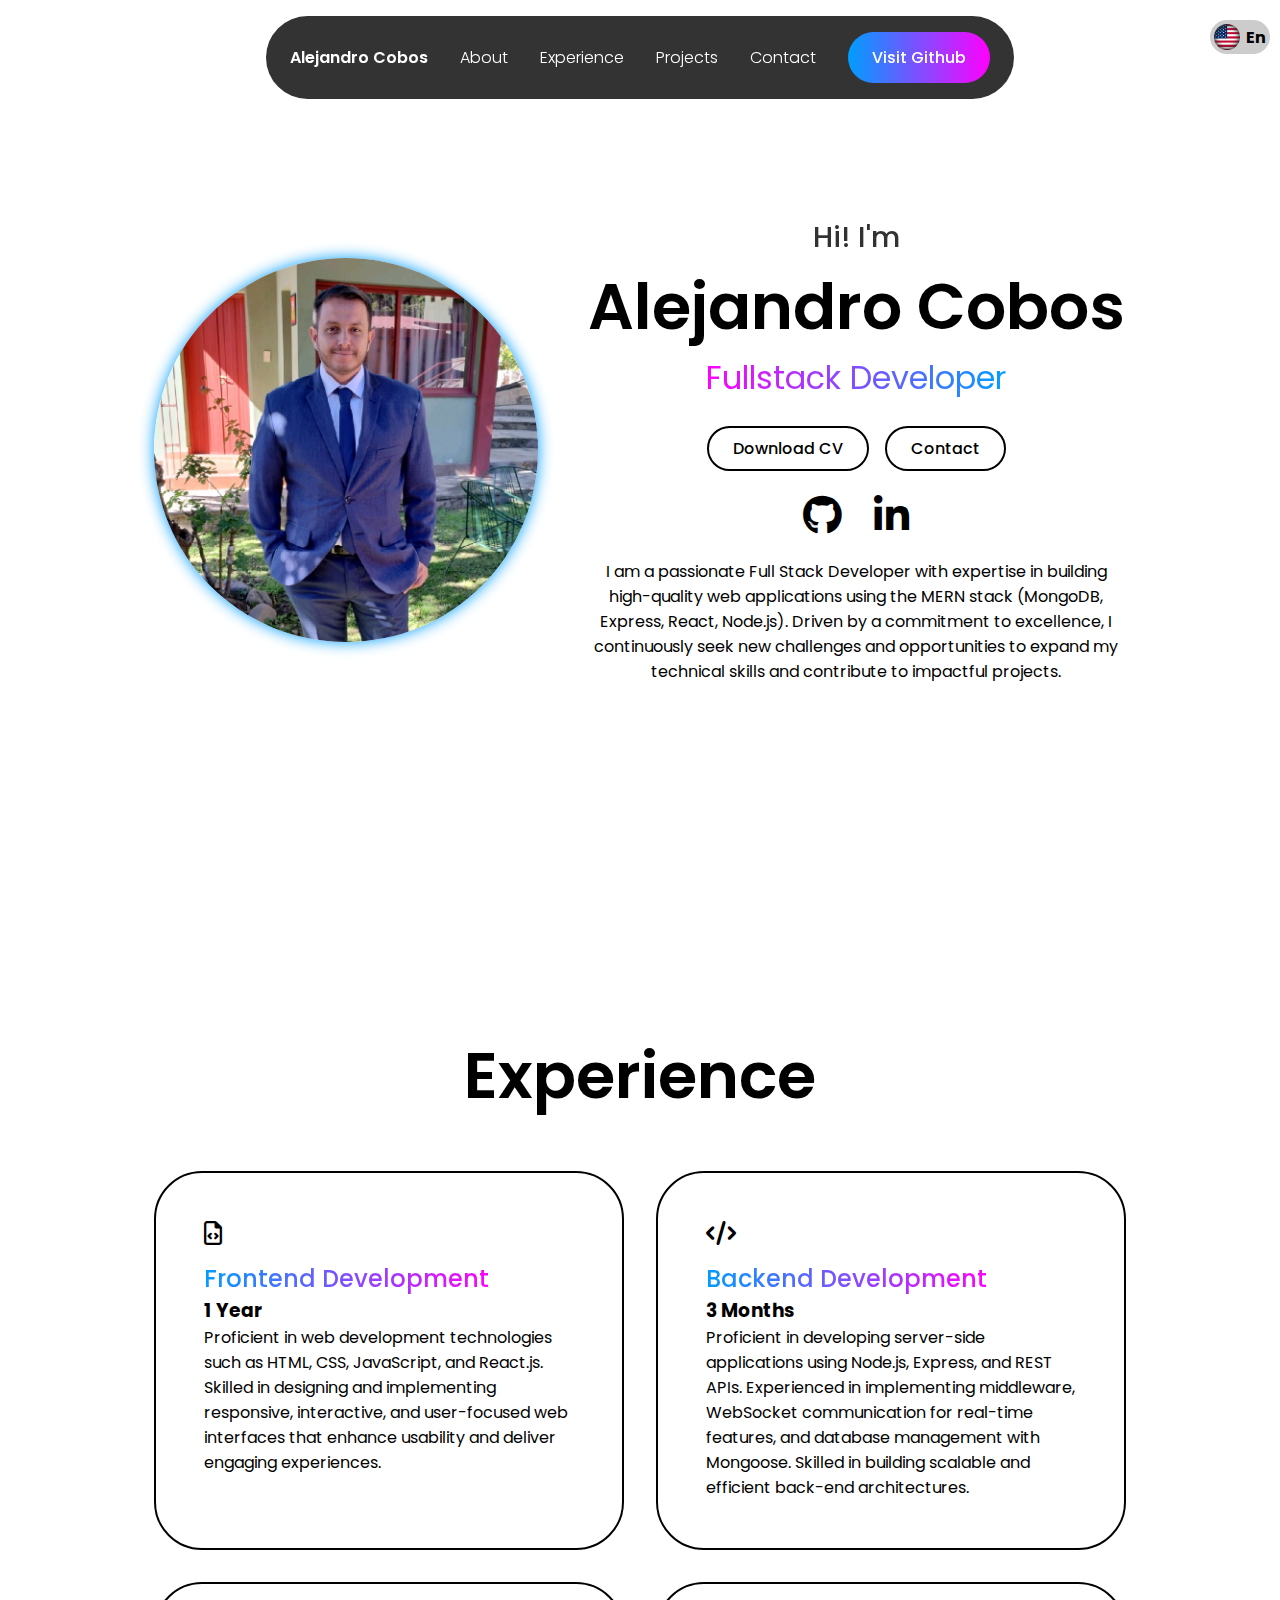
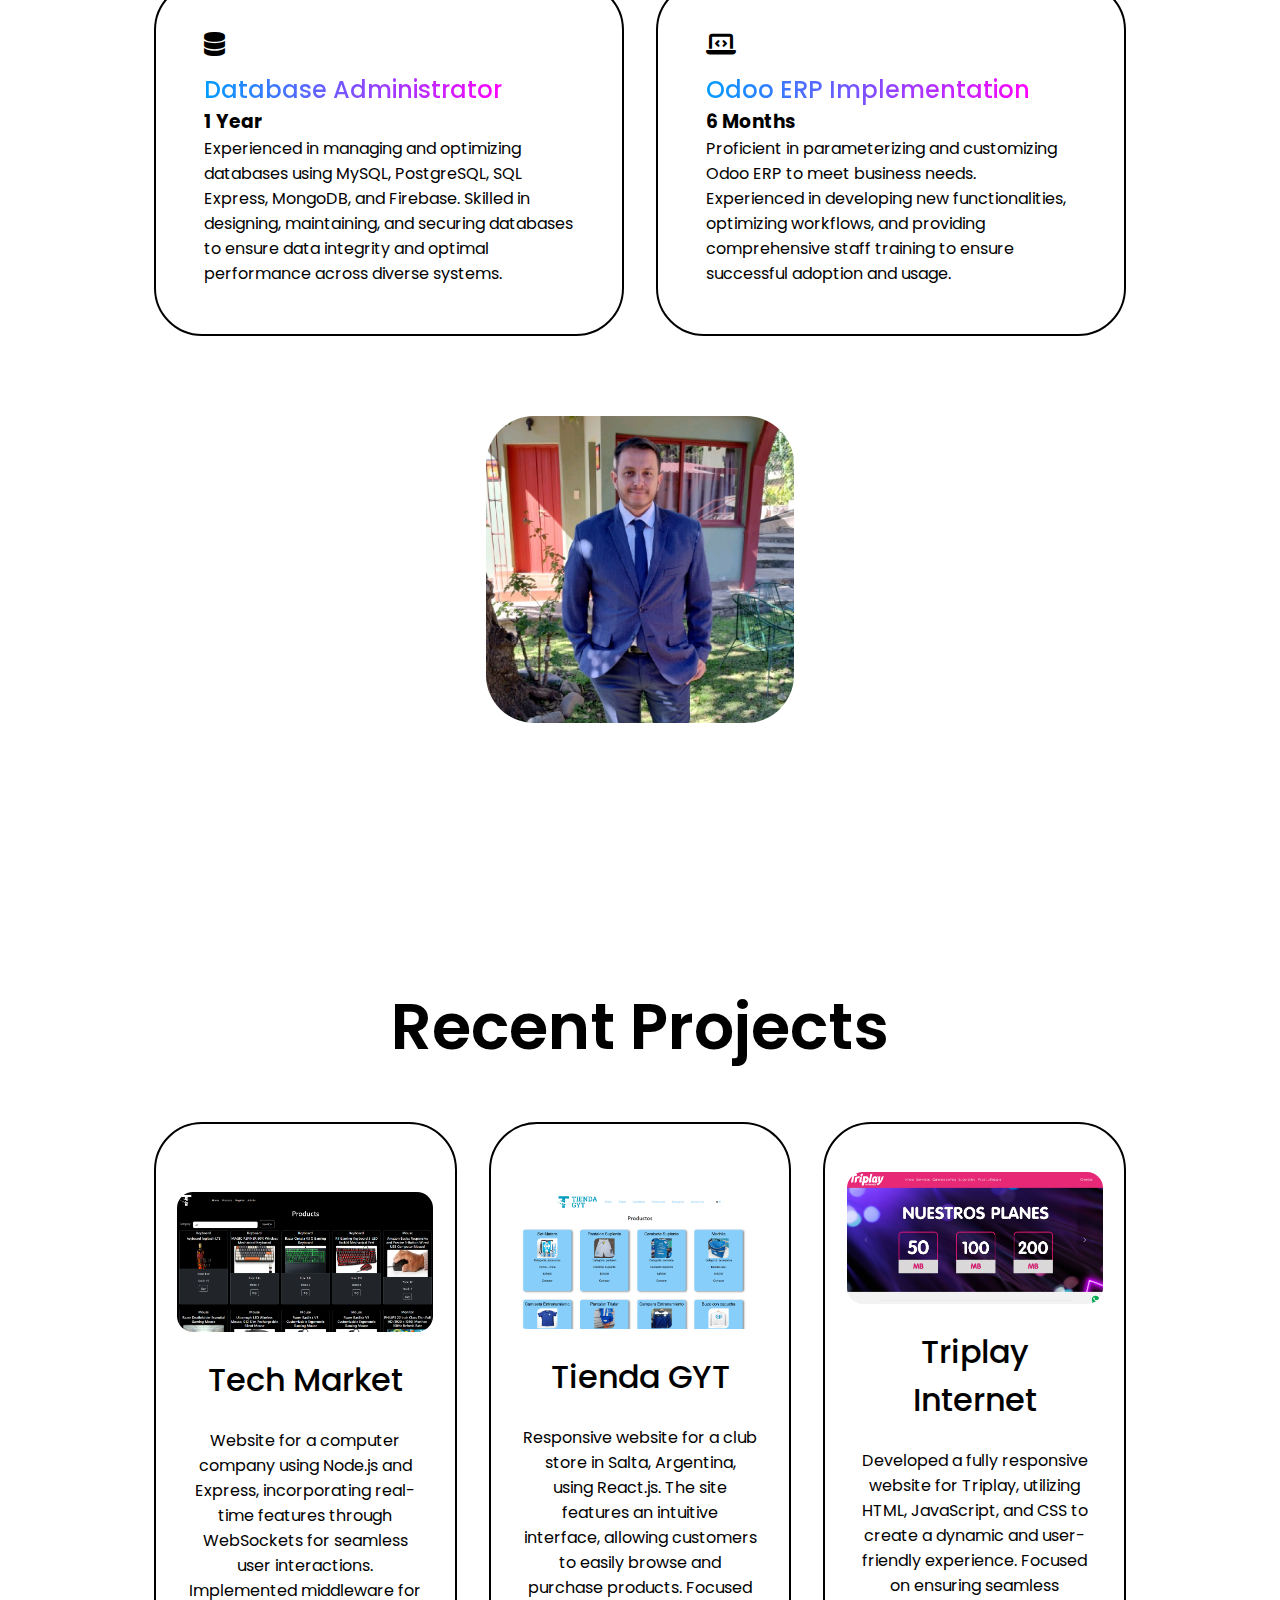
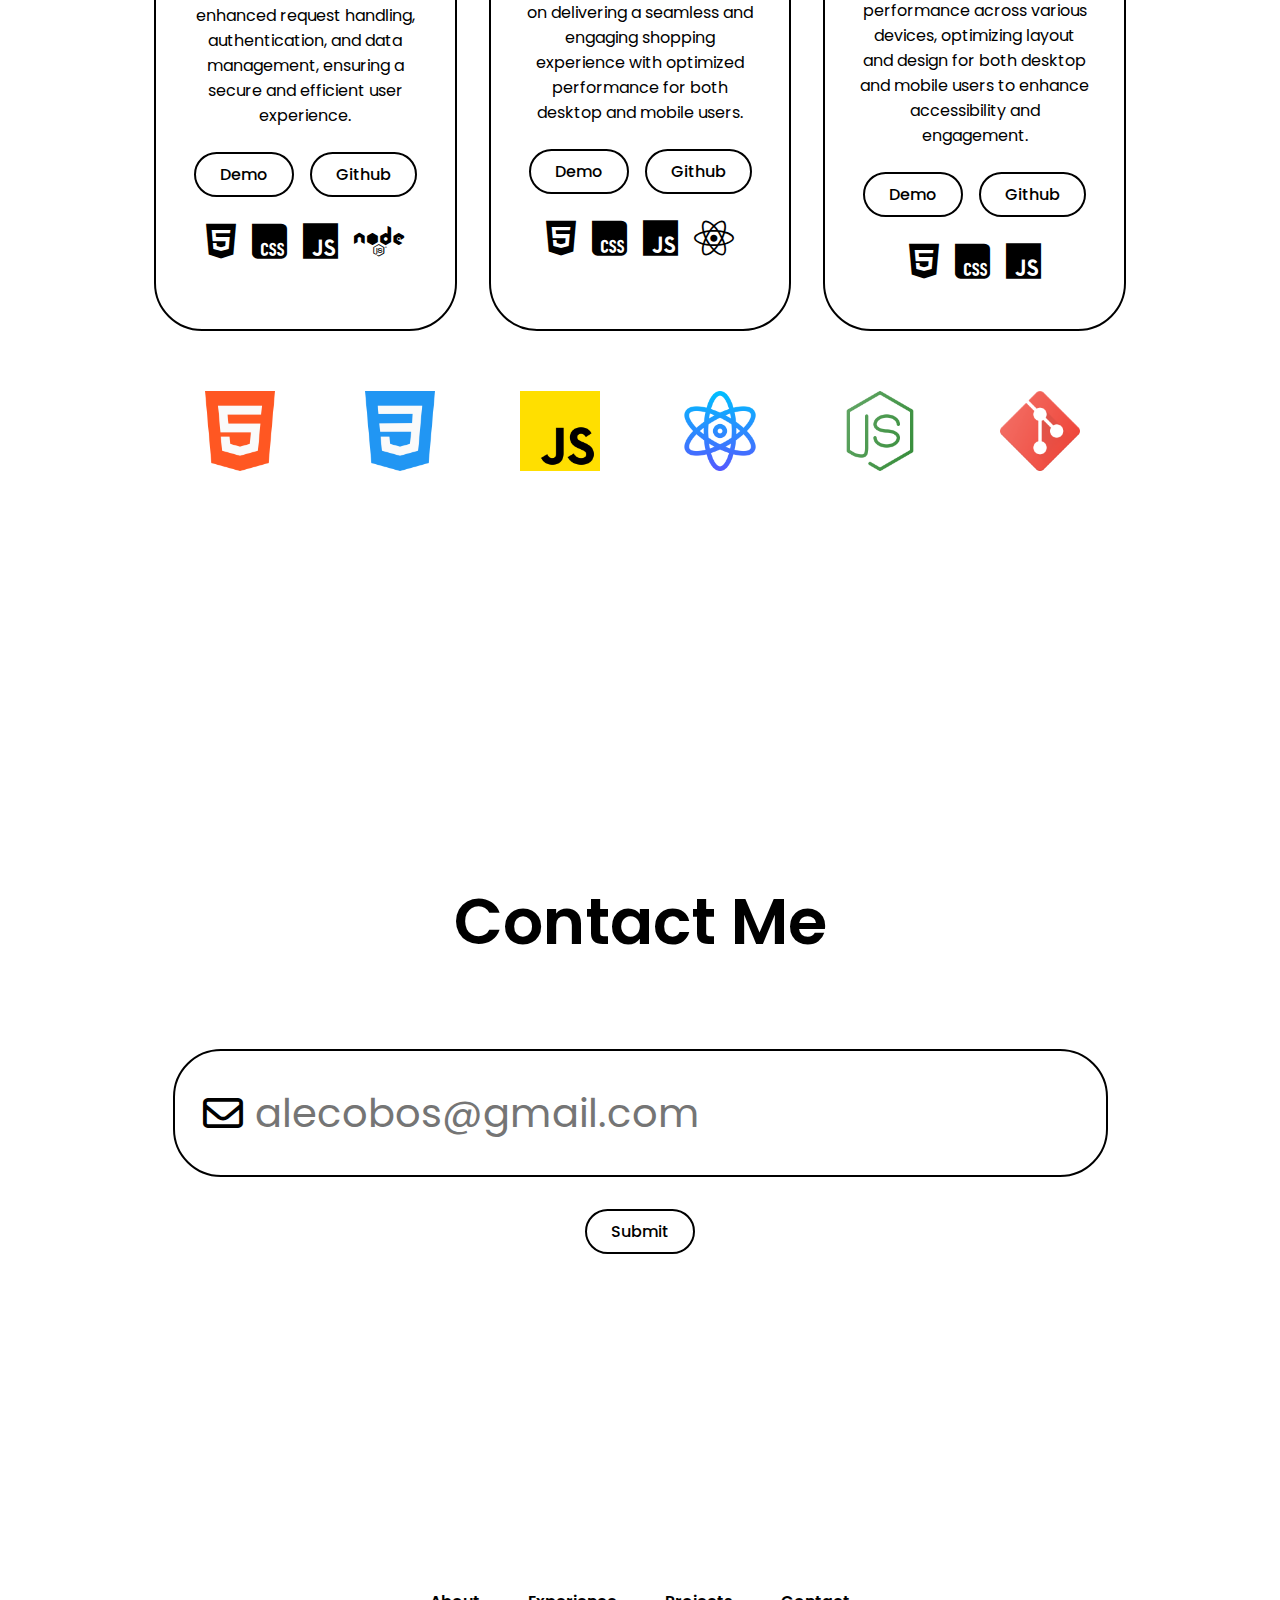
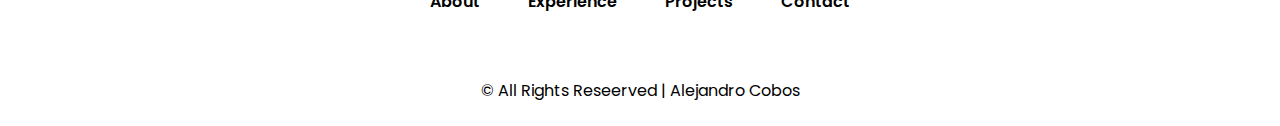
<file: index.html>
<!DOCTYPE html>
<html lang="en">
<head>
    <meta charset="UTF-8">
    <meta name="viewport" content="width=device-width, initial-scale=1.0">
    <link href='https://fonts.googleapis.com/css?family=Poppins' rel='stylesheet'>
    <link rel="stylesheet" href="./styles/style.css">
    <link rel="stylesheet" href="https://cdnjs.cloudflare.com/ajax/libs/font-awesome/6.7.1/css/all.min.css">
    <title>Portfolio Cobos</title>
</head>
<body>
    <header class="header">
        <a href="#" class="logo"><span>Alejandro Cobos</span></a>

        <ul class="nav-links">
            <li>
                <a href="#about" id="navAbout">About</a>
            </li>
            <li>
                <a href="#experience" id="navExperience">Experience</a>
            </li>
            <li>
                <a href="#projects" id="navProjects">Projects</a>
            </li>
            <li>
                <a href="#contact" id="navContact">Contact</a>
            </li>
        </ul>
        <i class="fa-solid fa-bars" id="menu-icon"></i>
        
        <button class="visit-btn" id="visitGit">Visit Github</button>
    </header>

    <div id="content">
        <label class="switch">
            <input type="checkbox" id="toggle-btn" class="check-language">
            <span class="slider round"></span>
        </label>
    </div>

    <section id="about" class="about">
        <div class="about-container">
            <img src="./assets/alecobos.jpeg" alt="">

            <div class="info-box">

                <div class="text">
                    <h3 id="saludo">Hi! I'm</h3>
                    <h1>Alejandro Cobos</h1>
                    <span id="trabajo">Fullstack Developer</span>
                </div>

                <div class="btn-group">
                    <div class="btn" id="downloadBtn">Download CV</div>
                    <div class="btn" id="whatsappBtn">Contact</div>
                </div>
                
                <div class="socials">
                    <i class="fa-brands fa-github" id="git-btn"></i>
                    <i class="fa-brands fa-linkedin-in" id="linkedin-btn"></i>
                </div>
                <p id="presente">I am a passionate Full Stack Developer with expertise in building high-quality web applications using the MERN stack (MongoDB, Express, React, Node.js). Driven by a commitment to excellence, I continuously seek new challenges and opportunities to expand my technical skills and contribute to impactful projects.</p>

            </div>
        </div>
    </section>

    <section id="experience" class="experience">

        <h2 class="section-title" id="experiencia">Experience</h2>

        <div class="experience-info">

            <div class="grid">

                <div class="grid-card">
                    <i class="fa-regular fa-file-code"></i>
                    <span id="frontend">Frontend Development</span>
                    <h3 id="experienciaFrontA">1 Year</h3>
                    <p id="experienciaFrontD">Proficient in web development technologies such as HTML, CSS, JavaScript, and React.js. Skilled in designing and implementing responsive, interactive, and user-focused web interfaces that enhance usability and deliver engaging experiences.</p>
                </div>

                <div class="grid-card">
                    <i class="fa-solid fa-code"></i>
                    <span id="backend">Backend Development</span>
                    <h3 id="experienciaBackA">3 Months</h3>
                    <p id="experienciaBackD">Proficient in developing server-side applications using Node.js, Express, and REST APIs. Experienced in implementing middleware, WebSocket communication for real-time features, and database management with Mongoose. Skilled in building scalable and efficient back-end architectures.</p>
                </div>

                <div class="grid-card">
                    <i class="fa-solid fa-database"></i>
                    <span id="database">Database Administrator</span>
                    <h3 id="experienciaDataA">1 Year</h3>
                    <p id="experienciaDataD">Experienced in managing and optimizing databases using MySQL, PostgreSQL, SQL Express, MongoDB, and Firebase. Skilled in designing, maintaining, and securing databases to ensure data integrity and optimal performance across diverse systems.</p>
                </div>
                
                <div class="grid-card">
                    <i class="fa-solid fa-laptop-code"></i> 
                    <span id="odoo">Odoo ERP Implementation</span>
                    <h3 id="experienciaOdooA">6 Months</h3>
                    <p id="experienciaOdooD">Proficient in parameterizing and customizing Odoo ERP to meet business needs. Experienced in developing new functionalities, optimizing workflows, and providing comprehensive staff training to ensure successful adoption and usage.</p>
                </div>

            </div>

            <img src="./assets/alecobos.jpeg" alt="">

        </div>

    </section>


    <section id="projects" class="projects" >

        <h2 class="section-title" id="proyectos">Recent Projects</h2>

        <div class="projects-grid">

            <div class="projects-card">
                <img src="./assets/tech-market.png" alt="">
                <h3>Tech Market</h3>
                <p id="descTech">Website for a computer company using Node.js and Express, incorporating real-time features through WebSockets for seamless user interactions. Implemented middleware for enhanced request handling, authentication, and data management, ensuring a secure and efficient user experience.</p>
                <div class="btn-group">
                    <div class="btn">Demo</div>
                    <div class="btn">Github</div>
                </div>
                <div class="tech-group">
                    <i class="fa-brands fa-html5"></i>
                    <i class="fa-brands fa-css"></i>
                    <i class="fa-brands fa-js"></i>
                    <i class="fa-brands fa-node"></i>

                </div>
            </div>

            <div class="projects-card">
                <img src="./assets/tienda-gyt.png" alt="">
                <h3>Tienda GYT</h3>
                <p id="descTienda">Responsive website for a club store in Salta, Argentina, using React.js. The site features an intuitive interface, allowing customers to easily browse and purchase products. Focused on delivering a seamless and engaging shopping experience with optimized performance for both desktop and mobile users.</p>
                <div class="btn-group">
                    <div class="btn">Demo</div>
                    <div class="btn">Github</div>
                </div>
                <div class="tech-group">
                    <i class="fa-brands fa-html5"></i>
                    <i class="fa-brands fa-css"></i>
                    <i class="fa-brands fa-js"></i>
                    <i class="fa-brands fa-react"></i>
                </div>
            </div>
            
            <div class="projects-card">
                <img src="./assets/triplay.png" alt="">
                <h3>Triplay Internet</h3>
                <p id="descTrip">Developed a fully responsive website for Triplay, utilizing HTML, JavaScript, and CSS to create a dynamic and user-friendly experience. Focused on ensuring seamless performance across various devices, optimizing layout and design for both desktop and mobile users to enhance accessibility and engagement.</p>
                <div class="btn-group">
                    <div class="btn">Demo</div>
                    <div class="btn">Github</div>
                </div>
                <div class="tech-group">
                    <i class="fa-brands fa-html5"></i>
                    <i class="fa-brands fa-css"></i>
                    <i class="fa-brands fa-js"></i>
                </div>
            </div>

        </div>

        <div class="slider-container">
            <div class="slide-track">
                <div class="slide-img">
                    <img src="./assets/html-5.png" alt="">
                </div>
                <div class="slide-img">
                    <img src="./assets/css-3.png" alt="">
                </div>
                <div class="slide-img">
                    <img src="./assets/js.png" alt="">
                </div>
                <div class="slide-img">
                    <img src="./assets/react.png" alt="">
                </div>
                <div class="slide-img">
                    <img src="./assets/node.png" alt="">
                </div>
                <div class="slide-img">
                    <img src="./assets/git.png" alt="">
                </div>
                <div class="slide-img">
                    <img src="./assets/github.png" alt="">
                </div>      
    
                <div class="slide-img">
                    <img src="./assets/html-5.png" alt="">
                </div>
                <div class="slide-img">
                    <img src="./assets/css-3.png" alt="">
                </div>
                <div class="slide-img">
                    <img src="./assets/js.png" alt="">
                </div>
                <div class="slide-img">
                    <img src="./assets/react.png" alt="">
                </div>
                <div class="slide-img">
                    <img src="./assets/node.png" alt="">
                </div>
                <div class="slide-img">
                    <img src="./assets/git.png" alt="">
                </div>
                <div class="slide-img">
                    <img src="./assets/github.png" alt="">
                </div> 
             
            </div>
        </div>

    </section>

    <section class="contact" id="contact">
        <div class="input-box">

            <h2 class="section-title" id="titleContact">Contact Me</h2>

            <div class="input">
                <input type="text" placeholder="alecobos@gmail.com">
                <i class="fa-regular fa-envelope"></i>
            </div>

            <div class="btn" id="btnContacto">Submit</div>

        </div>

    </section>

    <footer>

        <ul>
            <li>
                <a href="#about" id="footerAbout">About</a>
            </li>
            <li>
                <a href="#experience" id="footerExperience">Experience</a>
            </li>
            <li>
                <a href="#projects" id="footerProyect">Projects</a>
            </li>
            <li>
                <a href="#contact" id="footerContact">Contact</a>
            </li>
        </ul>

        <div class="row-footer">
            
        </div>

        <p class="copyright" id="copyright">© All Rights Reseerved | Alejandro Cobos</p>

    </footer>



    <script src="./js/script.js "></script>
</body>
</html>
</file>
<file: styles/style.css>
*{
    margin: 0;
    padding: 0;
    box-sizing: border-box;
    font-family: 'Poppins';
    text-decoration: none;
    scroll-behavior: smooth;
    list-style: none;
}

#content{
    position: relative;
    z-index: 1;
}

.switch{
    position: absolute;
    display: inline-block;
    width: 60px;
    height: 34px;
    top: 20px;
    right: 10px;
}

.switch input{
    opacity: 0;
    width: 0;
    height: 0;
}

.slider{
    position: absolute;
    cursor: pointer;
    top: 0;
    left: 0;
    right: 0;
    bottom: 0;
    background-color: #ccc;
    transition: .4s;
}

.slider:before{
    content: "";
    position: absolute;
    height: 26px;
    width: 26px;
    left: 4px;
    bottom: 4px;
    background-image: url("../assets/flag-usa.png");
    background-repeat: no-repeat;
    background-position: center;
    background-size: cover;
    box-shadow: inset 0 0 5px 1px #222;
    transition: .4s;
}

.slider:after{
    content: "En";
    font-weight: bold;
    position: absolute;
    right: 4px;
    bottom: 4px;
    transition: .4s;
}

input:checked +.slider{
    background-color: #2196f3;
}

input:focus +.slider{
    box-shadow: 0 0 1px #2196f3;
}

input:checked + .slider:after{
    content: "Es";
    transform: translateX(-28px);
}

input:checked +.slider:before{
    background-image: url(../assets/flag-esp.png);
    transform: translateX(26px);
}

.slider.round{
    border-radius: 34px;
}

.slider.round::before{
    border-radius: 50%;
}

header{
    position: fixed;
    top: 1rem;
    left: 50%;
    transform: translateX(-50%);
    display: flex;
    align-items: center;
    gap: 5rem;
    background-color: rgba(0,0,0,0.8);
    backdrop-filter: blur(8px);
    color: white;
    padding: 0.5rem 1.5rem;
    border-radius: 3rem;
    z-index: 1000;
}

.logo {
    color: white;
    font-size: 1.3rem;
    font-weight: 600;
    text-wrap: nowrap;
    transition: 0.3s ease-in-out;
}

.logo:hover{
    transform: scale(1.1);
}

.nav-links{
    display: flex;
    gap: 2rem;
}

li a{
    position: relative;
    color: white;
    font-weight: 300;
}

li a::before{
    position: absolute;
    content: '';
    width: 0;
    left: 0;
    height: 5px;
    top: 25px;
    border-radius: 1rem;
    transition: 0.3s ease-in-out;
    background: linear-gradient(to right, rgb(0,157,255), rgb(255,0,255));
}

li a:hover::before{
    width: 100%;
}

.visit-btn{
    padding: 0.8rem 1.5rem;
    border-radius: 3rem;
    border: none;
    font-weight: 500;
    font-size: 1rem;
    color: white;
    cursor: pointer;
    text-wrap: nowrap;
    transition: 0.3s ease-in-out;
    background: linear-gradient(to right, rgb(0,157,255), rgb(255,0,255));
}

.visit-btn:hover{
    background: linear-gradient(to right, rgb(255,0,255), rgb(0,157,255));
    transform: scale(1.03);
}

#menu-icon{
    font-size: 2rem;
    display: none;
}


section{
    min-height: 100vh;
    padding: 8rem 12%;
    width: 100%;
    position: relative;
}

.about{
    display: flex;
    align-items: center;
    justify-content: center;
}

.about .about-container {
    display: flex;
    align-items: center;
    justify-content: center;
    gap: 10rem;
}

.about img{
    width: 30vw;
    border-radius: 50%;
    box-shadow: 0 0 15px rgb(0,157,255);
    transition: 0.4s ease-in-out;
}

.about img:hover{
    box-shadow: 0 0 15px rgb(0,157,255),
                0 0 30px rgb(0,157,255),
                0 0 60px rgb(0,157,255);

}

.info-box{
    display: flex;
    flex-direction: column;
    text-align: center;
    align-items: center;
    justify-content: center;
    gap: 1.5rem;
}

.info-box h3{
    font-size: 1.8rem;
    font-weight: 500;
    opacity: 0.8;
}

.info-box h1{
    font-size: 4rem;
    font-weight: 600;
}

.info-box span{
    background: linear-gradient(to right, rgb(255,0,255), rgb(0,157,255));
    background-clip: text;
    color: transparent;
    font-size: 2rem;
}

.btn-group{
    display: flex;
    gap: 1rem;
}

.tech-group{
    display: flex;
    gap: 1rem;
}

.tech-group i{
    font-size: 40px;
}

.btn{
    border-radius: 3rem;
    padding: 0.5rem 1.5rem;
    border: 2px solid black;
    cursor: pointer;
    font-weight: 500;
    text-wrap: nowrap;
    transition: 0.2s ease-in-out;
}

.btn:hover{
    background-color: black;
    color: white;
}

.socials{
    display: flex;
    gap: 2rem;
}

.socials i{
    font-size: 2.5rem;
    cursor: pointer;
    transition: 0.2s ease-in-out;
}

.socials i:hover{
    transform: scale(1.1);
}

.section-title{
    text-align: center;
    font-size: 4rem;
    font-weight: 600;
    margin-bottom: 3rem;
}

.experience-info{
    display: flex;
    align-items: center;
    justify-content: center;
    gap: 5rem;
}

.experience img{
    width: 24vw;
    border-radius: 3rem;
}

.grid{
    display: grid;
    grid-template-columns: repeat(2, 1fr);
    gap: 2rem;
}

.grid-card{
    border: 2px solid black;
    border-radius: 3rem;
    padding: 3rem;
    display: flex;
    flex-direction: column;
    align-items: baseline;
    justify-content: left;
    cursor: pointer;
    transition: 0.2s ease-in-out;
}

.grid-card:hover{
    transform: scale(1.02);
    background-color: black;
    color: white;
}

.grid-card i{
    font-size: 1.5rem;
    margin-bottom: 1rem;
}

.grid-card span{
    font-size: 1.5rem;
    font-weight: 500;
    background: linear-gradient(to right, #009dff, #ff00ff);
    background-clip: text;
    color: transparent;
}

::-webkit-scrollbar{
    width: 20px;
}

::-webkit-scrollbar-track{
    background-color: rgb(219, 219,219);
}

::-webkit-scrollbar-thumb{
    background: linear-gradient(to bottom, #009dff, #ff00ff);
}

.projects-grid{
    display: grid;
    grid-template-columns: repeat(auto-fit, minmax(300px, 1fr));
    gap: 2rem;
}

.projects-card{
    padding: 3rem 2rem;
    display: flex;
    flex-direction: column;
    align-items: center;
    justify-content: center;
    text-align: center;
    gap: 1.5rem;
    border: 2px solid black;
    border-radius: 3rem;
    cursor: pointer;
    transition: 0.3s ease-in-out;
}

.projects-card:hover{
    background-color: black;
    color: white;
    transform: translateY(-10px)scale(1.02);
}

.projects-card img{
    width: 20vw;
    border-radius: 1rem;
}

.projects-card:hover .btn{
    border: 2px solid white;
    color: white;
}

.projects-card:hover .btn:hover{
    border: 2px solid white;
    background-color: white;
    color: black;
}

.projects-card h3{
    font-size: 2rem;
    font-weight: 500;
}

.slider-container {
    width: 75vw;
    height: auto;
    margin: auto;
    overflow: hidden;
    padding: 60px 0;
    transition-duration: 0.5s;
}

.slider-container:before {
  left: 0;
  background: linear-gradient(to left, rgba(255, 255, 255, 0), white);
}

.slider-container:after {
  right: 0;
  background: linear-gradient(to right, rgba(255, 255, 255, 0), white);
}

.slider-container .slide-track {
    display: flex;
    animation: scroll 35s linear infinite;
    -webkit-animation: scroll 35s linear infinite;
    width: calc(200px * 14);
}

.slider-container:hover .slide-track {
  animation-play-state: paused;
}

.slide-img img {
    height: 80px;


}

.slide-img {
    margin: 0 40px;
  }
  
  @keyframes scroll {
      0% {
          -webkit-transform: translateX(0);
          transform: translateX(0);
      }
      100% {
          -webkit-transform: translateX(calc(-160px * 7));
          transform: translateX(calc(-160px * 7));
      }
  }
  

.input-box{
    display: flex;
    flex-direction: column;
    align-items: center;
    justify-content: center;
    text-align: center;
    gap: 2rem;
    margin-top: 5rem;
}

.input-box input{
    border-radius: 3rem;
    border: 2px solid black;
    padding: 2rem 8rem;
    font-size: 3rem;
}

.input-boxinput::placeholder{
    font-size: 3rem;
}

.input{
    position: relative;
}

.input i{
    position: absolute;
    font-size: 4rem;
    top: 50%;
    left: 10px;
    transform: translate(50%, -50%);
}

footer{
    bottom: 0;
    left: 0;
    height: 10rem;
    width: 100%;
    display: flex;
    flex-direction: column;
    gap: 1rem;
    align-items: center;
    justify-content: center;
}

footer ul{
    display: flex;
    align-items: center;
    justify-content: center;
    gap: 3rem;
}

footer ul li a{
    color: black;
    font-weight: 600;
}

.copyright{
    font-size: 300;
    margin-top: 2rem;
}



@media(max-width: 1280px){
    header{
        padding: 1rem 1.5rem;
        gap: 2rem
    }

    header .logo{
        font-size: 1rem;
    }

    .about .about-container{
        gap: 3rem;
    }
    .experience-info{
        flex-direction: column;
    }

    .input-box input{
        padding: 2rem 5rem;
        font-size: 2.5rem;
    }

    .input input::placeholder{
        font-size: 2.5rem;
    }

    .input-box i{
        font-size: 2.5rem;
    }
}

@media(max-width: 930px){
    .switch{
        top: 100px;
        right: 10px;
    }
}

@media(max-width: 768px){
    header{
        padding: 1rem 1rem;
        gap: 1rem
    }

    header .logo{
        font-size: 1rem;
    }

    header .visit-btn{
        display: none;
    }

    .about-container{
        flex-direction: column;
    }

    .input-box input{
        padding: 1rem 2rem;
        font-size: 1.8rem;
    }
    
    .input input::placeholder{
        font-size: 1.5rem;
    }

    .input-box i{
        display: none;
    }

    .grid{
        grid-template-columns: repeat(1, 1fr);
    }

    .experience-info img{
        width: 70vw;
    }




}

@media(max-width: 600px){
    header #menu-icon{
        display: block;
    }

    .nav-links{
        position: absolute;
        top: 100%;
        margin-top: 1rem;
        width: 100%;
        padding: 1rem;
        color: white;
        display: flex;
        flex-direction: column;
        text-align: center;
        background: rgba(0, 0, 0, 0.9);
        border-radius: 3rem;
        display: none;
    }

    .nav-links li{
        margin-top: 1.5rem;
        padding: 1rem;
    }

    .nav-links.active{
        display: block;
    }

    header{
        padding: 1rem 5 rem;
        gap: 8rem;
    }

    header .logo{
        font-size: 1.5rem;
    }

    .section-title{
        font-size: 3rem;
        font-weight: 600;
    }

    .about-container img{
        width: 80vw;
    }

    .input-box input{
        padding: 0.5rem 3rem;
        width: 90%;
        font-size: 1.5rem;
    }

    .input-box input::placeholder{
        font-size: 0.9rem;
    }

    .btn-group{
        gap: 0.5rem;
    }

    footer ul{
        gap: 1rem;
    }
}
</file>
